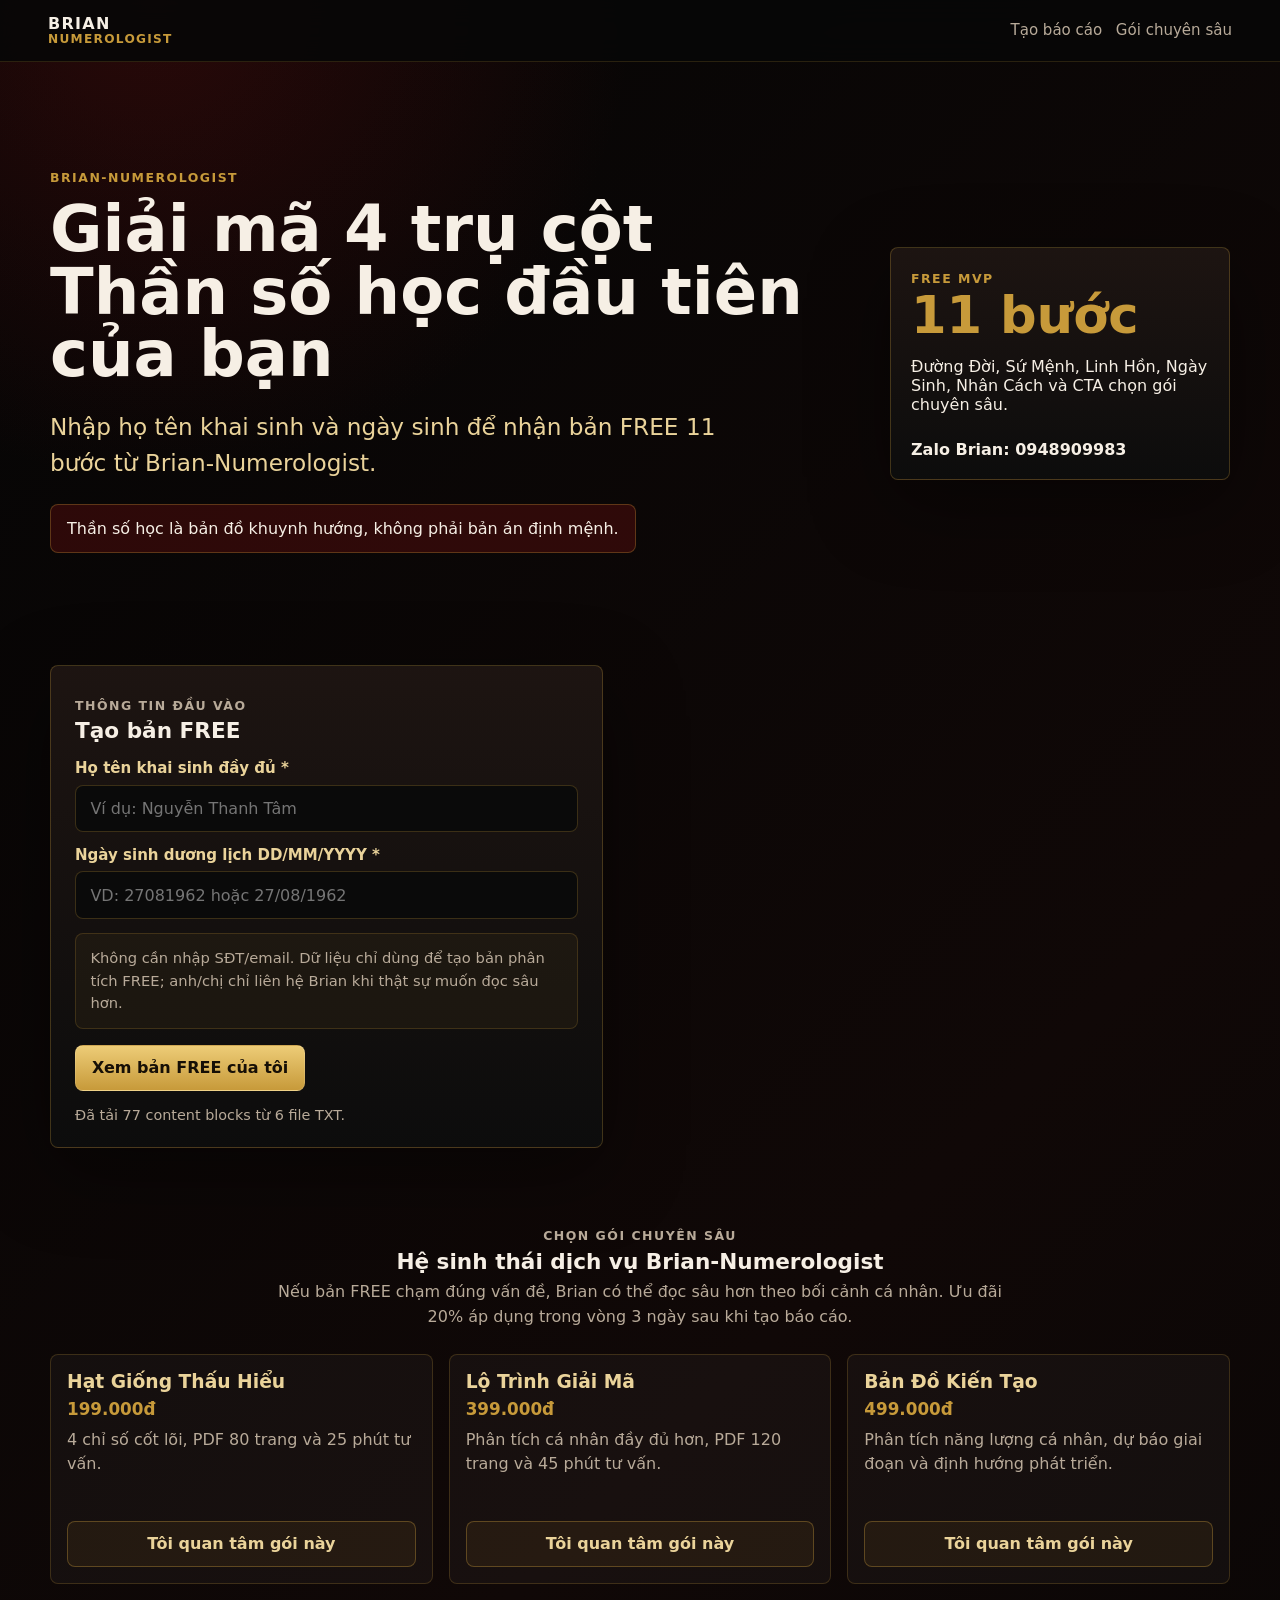
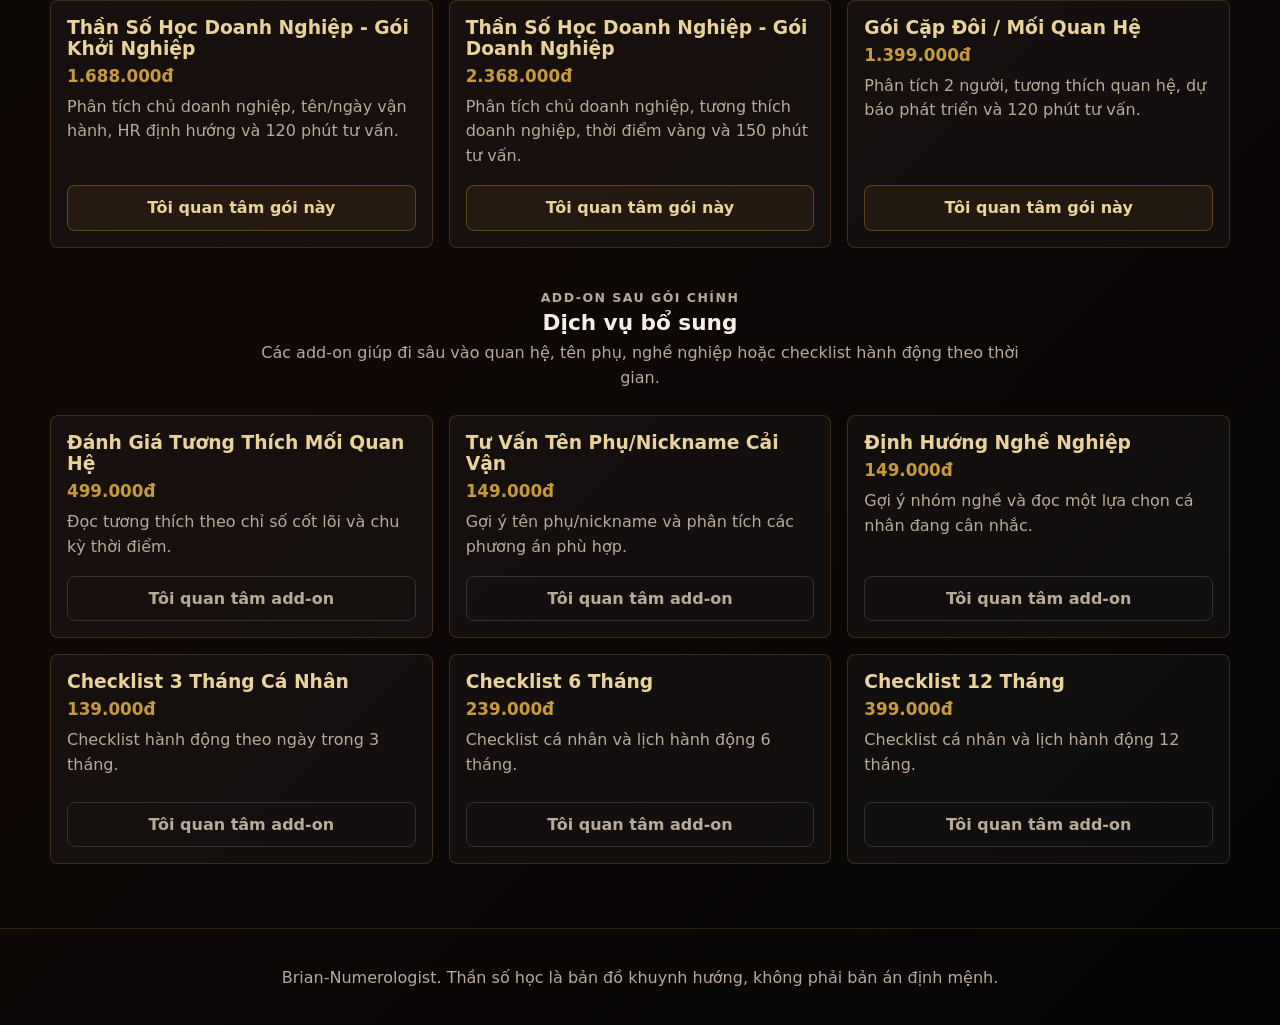
<file: index.html>
<!doctype html>
<html lang="vi">
  <head>
    <meta charset="utf-8">
    <meta name="viewport" content="width=device-width, initial-scale=1">
    <title>Brian-Numerologist | FREE 11 bước</title>
    <link rel="icon" href="data:,">
    <meta
      name="description"
      content="Nhập họ tên khai sinh và ngày sinh để nhận bản FREE 11 bước từ Brian-Numerologist."
    >
    <link rel="stylesheet" href="styles.css">
    <link rel="stylesheet" href="pdf-print.css">
  </head>
  <body>
    <header class="site-header no-print">
      <a class="brand-mark" href="index.html" aria-label="Brian-Numerologist">
        <span>BRIAN</span><span>NUMEROLOGIST</span>
      </a>
      <nav aria-label="Điều hướng chính">
        <a href="#report-form">Tạo báo cáo</a>
        <a href="#packages">Gói chuyên sâu</a>
      </nav>
    </header>

    <main>
      <section class="hero">
        <div class="hero-copy">
          <p class="eyebrow">Brian-Numerologist</p>
          <h1>Giải mã 4 trụ cột Thần số học đầu tiên của bạn</h1>
          <p class="hero-subtitle">
            Nhập họ tên khai sinh và ngày sinh để nhận bản FREE 11 bước từ Brian-Numerologist.
          </p>
          <p class="disclaimer">
            Thần số học là bản đồ khuynh hướng, không phải bản án định mệnh.
          </p>
        </div>
        <div class="hero-panel no-print" aria-label="Thông tin bản FREE">
          <span class="panel-kicker">FREE MVP</span>
          <strong>11 bước</strong>
          <p>Đường Đời, Sứ Mệnh, Linh Hồn, Ngày Sinh, Nhân Cách và CTA chọn gói chuyên sâu.</p>
          <a class="zalo-link" href="https://zalo.me/0948909983" target="_blank" rel="noopener" data-brian-contact="hero">Zalo Brian: 0948909983</a>
        </div>
      </section>

      <section class="workspace-grid" aria-label="Khu vực nhập liệu và kết quả nhanh">
        <article class="form-card no-print" id="report-form">
          <div class="section-heading">
            <p class="eyebrow">Thông tin đầu vào</p>
            <h2>Tạo bản FREE</h2>
          </div>

          <form id="leadForm" novalidate>
            <div class="field">
              <label for="fullName">Họ tên khai sinh đầy đủ <span aria-hidden="true">*</span></label>
              <input id="fullName" name="full_name_original" type="text" autocomplete="name" placeholder="Ví dụ: Nguyễn Thanh Tâm">
            </div>

            <div class="field">
              <label for="birthDate">Ngày sinh dương lịch DD/MM/YYYY <span aria-hidden="true">*</span></label>
              <input id="birthDate" name="birth_date" type="tel" inputmode="numeric" autocomplete="bday" placeholder="VD: 27081962 hoặc 27/08/1962" maxlength="10">
            </div>

            <input id="leadSource" name="source" type="hidden" value="website">

            <p class="trust-copy">
              Không cần nhập SĐT/email. Dữ liệu chỉ dùng để tạo bản phân tích FREE; anh/chị chỉ liên hệ Brian khi thật sự muốn đọc sâu hơn.
            </p>

            <div id="formErrors" class="form-errors" role="alert" hidden></div>

            <div class="button-row">
              <button class="primary-button" type="submit">Xem bản FREE của tôi</button>
            </div>
          </form>

          <div class="utility-row">
            <span id="libraryStatus" class="status-text">Đang tải thư viện nội dung...</span>
          </div>
        </article>

        <aside class="summary-card" id="calculationSummary" hidden>
          <div class="section-heading">
            <p class="eyebrow">Calculation summary</p>
            <h2>Kết quả tính nhanh</h2>
          </div>
          <div id="summaryContent" class="summary-grid"></div>
        </aside>

      </section>

      <section class="report-panel" id="reportPanel" hidden>
        <div id="print-cover" class="print-only print-cover" aria-hidden="true"></div>
        <div id="print-toc" class="print-only print-toc" aria-hidden="true"></div>
        <div id="print-core-summary" class="print-only print-core-summary" aria-hidden="true"></div>
        <div class="print-only print-footer" aria-hidden="true">BRIAN-NUMEROLOGIST | Zalo: 0948909983</div>

        <div class="print-brand">
          <strong>BRIAN-NUMEROLOGIST</strong>
          <span>Zalo Brian: 0948909983</span>
        </div>

        <div class="report-toolbar no-print">
          <div>
            <p class="eyebrow">Bản FREE 11 bước</p>
            <h2>Báo cáo của bạn</h2>
          </div>
          <div class="button-row compact">
            <button class="secondary-button" type="button" id="openAllButton">Mở tất cả</button>
            <button class="secondary-button" type="button" id="closeAllButton">Đóng tất cả</button>
            <button class="primary-button" type="button" id="downloadTxtButton">Tải báo cáo TXT</button>
            <button class="primary-button muted desktop-print-action" type="button" id="printPdfButton">In/Lưu PDF</button>
          </div>
        </div>

        <div id="mobileReportActions" class="mobile-report-actions no-print" hidden>
          <div>
            <p class="eyebrow">Đọc báo cáo trên điện thoại</p>
            <h3>Xem trực tiếp trên web là cách ổn định nhất</h3>
            <p>
              Trên điện thoại, một số trình duyệt như Safari có thể không hỗ trợ lưu PDF ổn định.
              Anh/chị có thể đọc báo cáo trực tiếp trên web hoặc nhắn Brian để được hỗ trợ nhận bản PDF/chuyên sâu.
            </p>
          </div>
          <div class="button-row compact">
            <button class="primary-button" type="button" id="viewReportWebButton">Xem báo cáo trên web</button>
            <a class="secondary-button inline-link" href="https://zalo.me/0948909983" target="_blank" rel="noopener" data-brian-contact="mobile_pdf">Muốn nhận bản PDF đẹp? Nhắn Brian</a>
            <button class="ghost-button mobile-try-print" type="button" id="mobileTryPrintButton">Thử in PDF</button>
          </div>
        </div>

        <div id="conversionCta" class="conversion-cta no-print" hidden>
          <div>
            <p class="eyebrow">Bước tiếp theo</p>
            <h3>Bản FREE mới chỉ mở cánh cửa đầu tiên</h3>
            <p>
              Để đọc sâu hơn về mâu thuẫn nội tại, bài học lặp lại, định hướng nghề nghiệp,
              chu kỳ cá nhân và chiến lược hành động, anh/chị có thể chọn gói chuyên sâu
              hoặc nhắn Brian để được tư vấn gói phù hợp.
            </p>
          </div>
          <div id="recommendationBox" class="recommendation-box"></div>
          <div class="button-row compact">
            <a class="primary-button inline-link" href="#packages">Xem gói chuyên sâu</a>
            <a class="secondary-button inline-link" href="https://zalo.me/0948909983" target="_blank" rel="noopener" data-brian-contact="report_cta">Nhắn Brian qua Zalo</a>
            <a class="ghost-button inline-link" href="https://zalo.me/0948909983" target="_blank" rel="noopener" data-brian-contact="package_suggestion">Tôi muốn được gợi ý gói phù hợp</a>
          </div>
        </div>

        <div id="reportIntro" class="report-intro"></div>
        <div id="reportAccordion" class="accordion"></div>
        <div id="print-final-cta" class="print-only print-final-cta" aria-hidden="true"></div>
      </section>

      <section class="packages no-print" id="packages">
        <div class="section-heading centered">
          <p class="eyebrow">Chọn gói chuyên sâu</p>
          <h2>Hệ sinh thái dịch vụ Brian-Numerologist</h2>
          <p>
            Nếu bản FREE chạm đúng vấn đề, Brian có thể đọc sâu hơn theo bối cảnh cá nhân.
            Ưu đãi 20% áp dụng trong vòng 3 ngày sau khi tạo báo cáo.
          </p>
        </div>

        <div id="packagesGrid" class="packages-grid"></div>

        <div class="section-heading centered addons-heading">
          <p class="eyebrow">Add-on sau gói chính</p>
          <h2>Dịch vụ bổ sung</h2>
          <p>Các add-on giúp đi sâu vào quan hệ, tên phụ, nghề nghiệp hoặc checklist hành động theo thời gian.</p>
        </div>

        <div id="addonsGrid" class="addons-grid"></div>

        <div id="packageInterestBox" class="interest-box" hidden>
          <strong>Bạn đã chọn: <span id="selectedPackageName"></span> <span id="selectedPackagePrice" class="selected-price"></span></strong>
          <p>Brian đã ghi nhận gói anh/chị quan tâm. Khi sẵn sàng, anh/chị có thể chủ động nhắn Brian để được tư vấn.</p>
          <a class="primary-button inline-link" href="https://zalo.me/0948909983" target="_blank" rel="noopener" data-brian-contact="package_interest">Nhắn Zalo cho Brian: 0948909983</a>
        </div>
      </section>
    </main>

    <footer class="site-footer no-print">
      <p>Brian-Numerologist. Thần số học là bản đồ khuynh hướng, không phải bản án định mệnh.</p>
    </footer>

    <div id="toast-container" class="toast-container no-print" aria-live="polite" aria-atomic="true"></div>

    <script src="app.js" defer></script>
  </body>
</html>
</file>
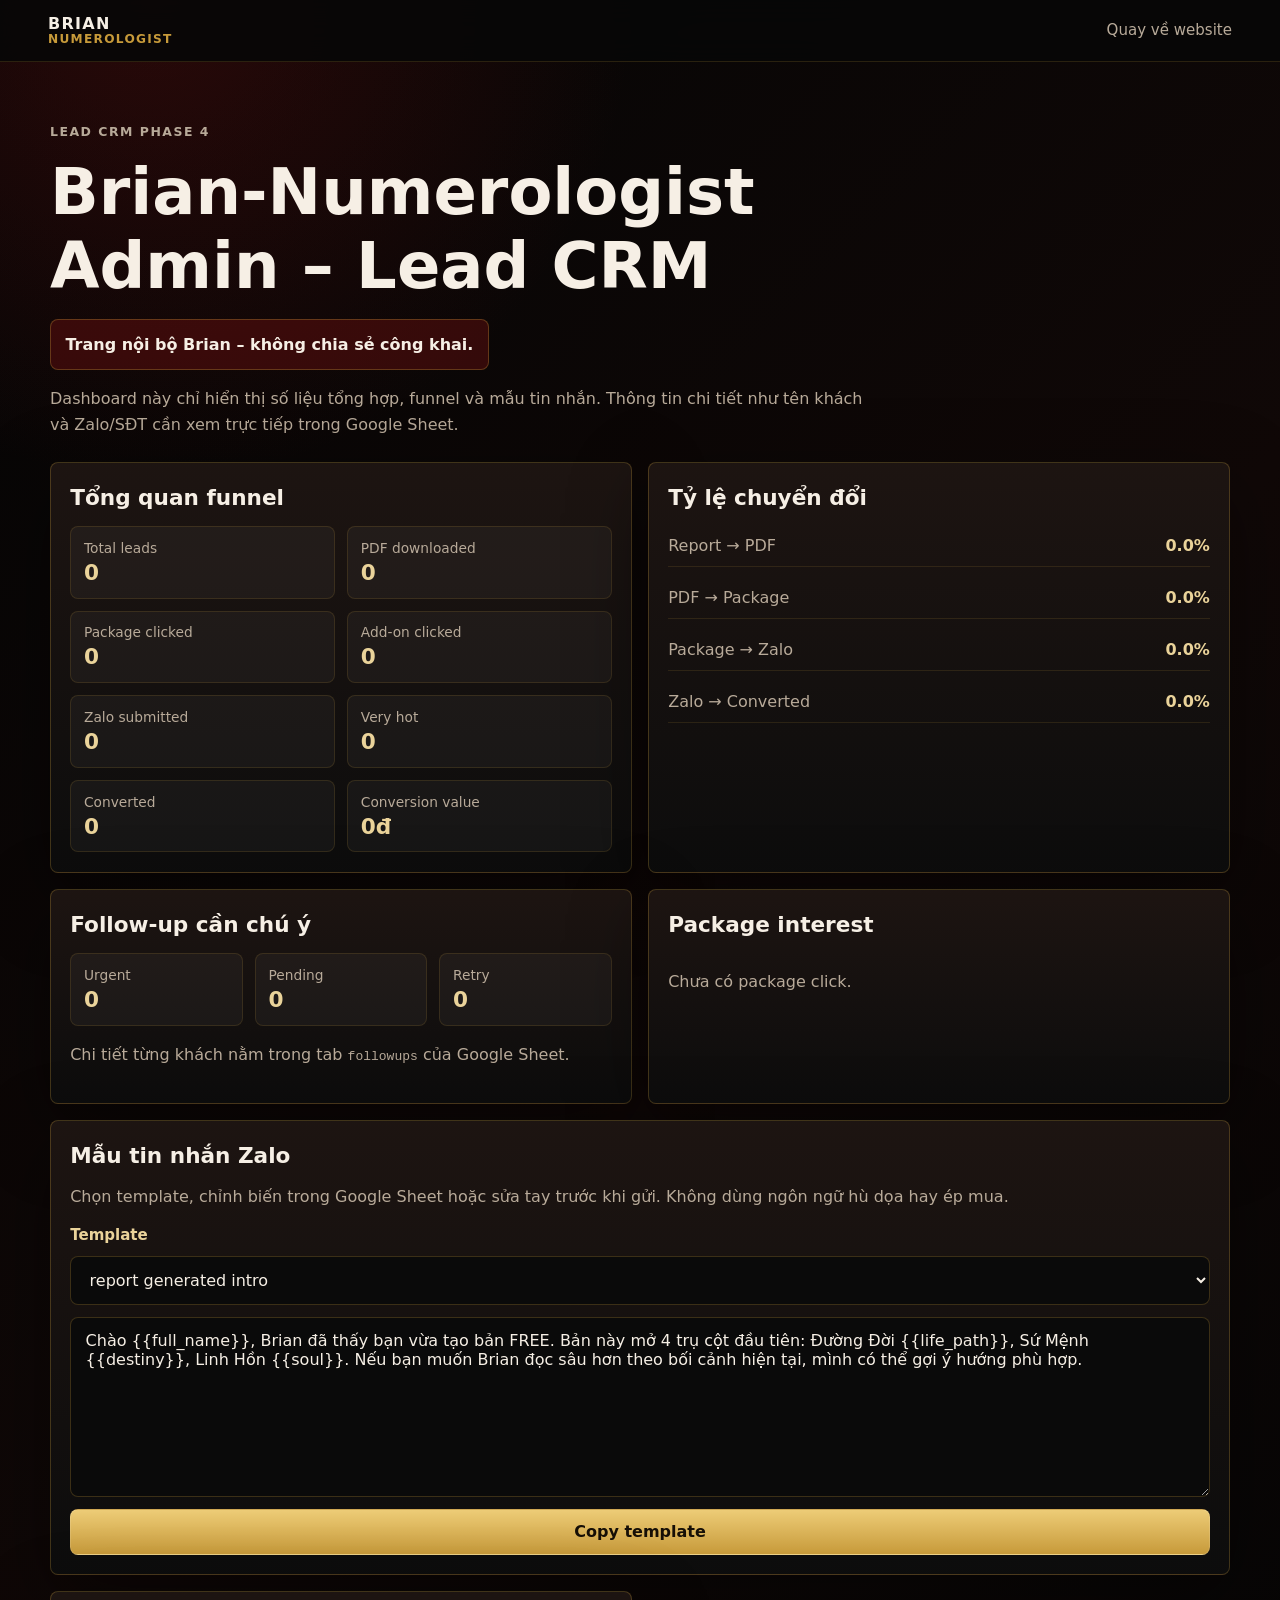
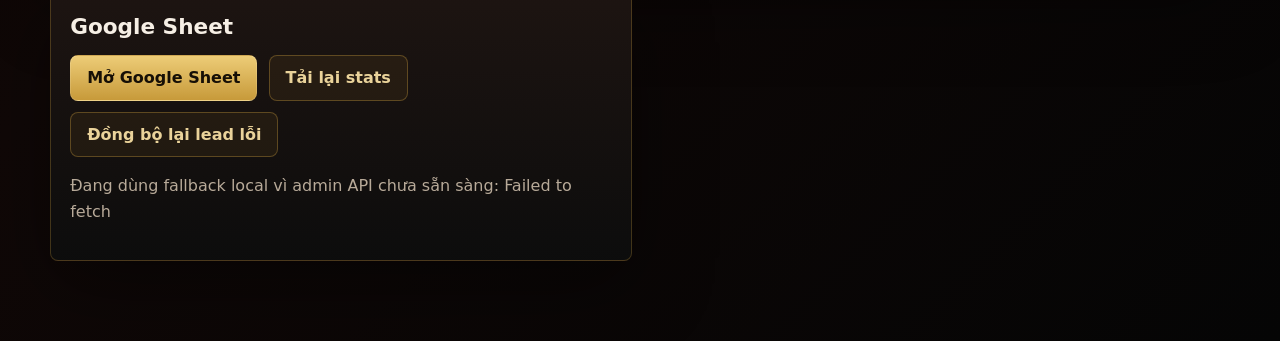
<file: admin.html>
<!doctype html>
<html lang="vi">
  <head>
    <meta charset="utf-8">
    <meta name="viewport" content="width=device-width, initial-scale=1">
    <title>Brian-Numerologist Admin – Lead CRM Phase 4</title>
    <link rel="icon" href="data:,">
    <link rel="stylesheet" href="styles.css">
  </head>
  <body>
    <header class="site-header">
      <a class="brand-mark" href="index.html">
        <span>BRIAN</span><span>NUMEROLOGIST</span>
      </a>
      <nav aria-label="Điều hướng admin">
        <a href="index.html">Quay về website</a>
      </nav>
    </header>

    <main class="admin-shell">
      <section class="admin-hero">
        <p class="eyebrow">Lead CRM Phase 4</p>
        <h1>Brian-Numerologist Admin – Lead CRM</h1>
        <p class="admin-warning">Trang nội bộ Brian – không chia sẻ công khai.</p>
        <p>
          Dashboard này chỉ hiển thị số liệu tổng hợp, funnel và mẫu tin nhắn.
          Thông tin chi tiết như tên khách và Zalo/SĐT cần xem trực tiếp trong Google Sheet.
        </p>
      </section>

      <section class="admin-grid crm-admin-grid">
        <article class="admin-card">
          <h2>Tổng quan funnel</h2>
          <div class="admin-metric-grid">
            <div><span>Total leads</span><strong id="statTotalLeads">0</strong></div>
            <div><span>PDF downloaded</span><strong id="statPdfDownloaded">0</strong></div>
            <div><span>Package clicked</span><strong id="statPackageClicked">0</strong></div>
            <div><span>Add-on clicked</span><strong id="statAddonClicked">0</strong></div>
            <div><span>Zalo submitted</span><strong id="statZaloSubmitted">0</strong></div>
            <div><span>Very hot</span><strong id="statVeryHot">0</strong></div>
            <div><span>Converted</span><strong id="statConverted">0</strong></div>
            <div><span>Conversion value</span><strong id="statConversionValue">0đ</strong></div>
          </div>
        </article>

        <article class="admin-card">
          <h2>Tỷ lệ chuyển đổi</h2>
          <div class="sync-status-list">
            <div class="sync-status-row"><span>Report → PDF</span><strong id="rateReportPdf">0%</strong></div>
            <div class="sync-status-row"><span>PDF → Package</span><strong id="ratePdfPackage">0%</strong></div>
            <div class="sync-status-row"><span>Package → Zalo</span><strong id="ratePackageZalo">0%</strong></div>
            <div class="sync-status-row"><span>Zalo → Converted</span><strong id="rateZaloConverted">0%</strong></div>
          </div>
        </article>

        <article class="admin-card">
          <h2>Follow-up cần chú ý</h2>
          <div class="admin-metric-grid compact-metrics">
            <div><span>Urgent</span><strong id="followUrgent">0</strong></div>
            <div><span>Pending</span><strong id="followPending">0</strong></div>
            <div><span>Retry</span><strong id="followRetry">0</strong></div>
          </div>
          <p>Chi tiết từng khách nằm trong tab <code>followups</code> của Google Sheet.</p>
        </article>

        <article class="admin-card">
          <h2>Package interest</h2>
          <div id="packageInterestStats" class="package-stats-list">
            <p>Đang tải thống kê...</p>
          </div>
        </article>

        <article class="admin-card wide-admin-card">
          <h2>Mẫu tin nhắn Zalo</h2>
          <p>Chọn template, chỉnh biến trong Google Sheet hoặc sửa tay trước khi gửi. Không dùng ngôn ngữ hù dọa hay ép mua.</p>
          <div class="template-tools">
            <label for="templateSelect">Template</label>
            <select id="templateSelect"></select>
            <textarea id="templateText" rows="8" readonly></textarea>
            <button class="primary-button" type="button" id="copyTemplateButton">Copy template</button>
          </div>
        </article>

        <article class="admin-card">
          <h2>Google Sheet</h2>
          <div class="admin-actions">
            <button class="primary-button" type="button" id="openSheetButton">Mở Google Sheet</button>
            <button class="secondary-button" type="button" id="refreshStatsButton">Tải lại stats</button>
            <button class="secondary-button" type="button" id="retrySyncButton">Đồng bộ lại lead lỗi</button>
          </div>
          <p id="adminMessage" class="admin-message" role="status"></p>
        </article>
      </section>
    </main>

    <div id="toast-container" class="toast-container" aria-live="polite" aria-atomic="true"></div>

    <script src="app.js"></script>
    <script>
      document.addEventListener("DOMContentLoaded", function () {
        var api = window.BrianNumerologist;
        var config = api.getGoogleSheetConfig();
        var message = document.getElementById("adminMessage");
        var templates = [];

        function setText(id, value) {
          var element = document.getElementById(id);
          if (element) element.textContent = value;
        }

        function formatPercent(value) {
          var number = Number(value || 0) * 100;
          return number.toFixed(number >= 10 ? 0 : 1) + "%";
        }

        function formatVnd(value) {
          var number = Number(value || 0);
          return number.toLocaleString("vi-VN") + "đ";
        }

        function renderStats(stats) {
          var totals = stats.totals || {};
          var rates = stats.funnel_rates || {};
          var followups = stats.followups || {};
          setText("statTotalLeads", totals.total_leads || 0);
          setText("statPdfDownloaded", totals.pdf_downloaded || 0);
          setText("statPackageClicked", totals.package_clicked || 0);
          setText("statAddonClicked", totals.addon_clicked || 0);
          setText("statZaloSubmitted", totals.zalo_submitted || 0);
          setText("statVeryHot", totals.very_hot_leads || 0);
          setText("statConverted", totals.converted || 0);
          setText("statConversionValue", formatVnd(totals.total_conversion_value || 0));
          setText("rateReportPdf", formatPercent(rates.report_to_pdf));
          setText("ratePdfPackage", formatPercent(rates.pdf_to_package));
          setText("ratePackageZalo", formatPercent(rates.package_to_zalo));
          setText("rateZaloConverted", formatPercent(rates.zalo_to_converted));
          setText("followUrgent", followups.urgent || 0);
          setText("followPending", followups.pending || 0);
          setText("followRetry", followups.retry || 0);

          var packageBox = document.getElementById("packageInterestStats");
          var packageRows = stats.package_interest || [];
          packageBox.innerHTML = packageRows.length
            ? packageRows.map(function (item) {
                return "<div><span>" + api.escapeHtml(String(item.name || "")) + "</span><strong>" + Number(item.count || 0) + "</strong></div>";
              }).join("")
            : "<p>Chưa có package click.</p>";

          if (stats.warning) {
            message.textContent = "Đang dùng fallback local vì admin API chưa sẵn sàng: " + stats.warning;
          } else {
            message.textContent = "Stats đã tải từ " + (stats.source || "Google Sheet") + ".";
          }
        }

        function renderTemplates(payload) {
          templates = payload.templates || [];
          var select = document.getElementById("templateSelect");
          select.innerHTML = templates.map(function (template) {
            return "<option value=\"" + api.escapeHtml(template.template_key) + "\">" + api.escapeHtml(template.template_name || template.template_key) + "</option>";
          }).join("");
          updateTemplateText();
        }

        function updateTemplateText() {
          var key = document.getElementById("templateSelect").value;
          var template = templates.find(function (item) { return item.template_key === key; }) || templates[0];
          document.getElementById("templateText").value = template ? template.message_text : "";
        }

        function refreshStats() {
          message.textContent = "Đang tải stats...";
          api.fetchAdminStats().then(renderStats);
          api.fetchMessageTemplates().then(renderTemplates);
        }

        document.getElementById("templateSelect").addEventListener("change", updateTemplateText);
        document.getElementById("copyTemplateButton").addEventListener("click", function () {
          var text = document.getElementById("templateText").value;
          navigator.clipboard.writeText(text).then(function () {
            api.showToast("Đã copy template.", "success");
          }).catch(function () {
            document.getElementById("templateText").select();
            document.execCommand("copy");
            api.showToast("Đã copy template.", "success");
          });
        });

        document.getElementById("openSheetButton").addEventListener("click", function () {
          if (!config.google_sheet_url) {
            message.textContent = "Chưa cấu hình Google Sheet URL trong app.js.";
            api.showToast("Chưa cấu hình Google Sheet URL.", "warning");
            return;
          }
          window.open(config.google_sheet_url, "_blank", "noopener");
        });

        document.getElementById("refreshStatsButton").addEventListener("click", refreshStats);
        document.getElementById("retrySyncButton").addEventListener("click", function () {
          api.retryPendingLeads().then(function (result) {
            refreshStats();
            message.textContent = "Retry xong: đồng bộ " + result.synced + ", còn lại " + result.remaining + ".";
          });
        });

        refreshStats();
      });
    </script>
  </body>
</html>
</file>
<file: styles.css>
:root {
  --bg: #070707;
  --bg-soft: #111111;
  --panel: #15110f;
  --panel-strong: #1e1512;
  --red: #8f1414;
  --red-deep: #4d0909;
  --gold: #c79a3a;
  --gold-soft: #ead39a;
  --text: #f6efe5;
  --muted: #b8aa99;
  --line: rgba(199, 154, 58, 0.28);
  --danger: #ffb0a8;
  --success: #bce7be;
  --shadow: 0 24px 80px rgba(0, 0, 0, 0.42);
  color-scheme: dark;
  font-family: Inter, ui-sans-serif, system-ui, -apple-system, BlinkMacSystemFont, "Segoe UI", sans-serif;
}

* {
  box-sizing: border-box;
}

html {
  scroll-behavior: smooth;
}

body {
  margin: 0;
  background:
    radial-gradient(circle at 12% 0%, rgba(143, 20, 20, 0.26), transparent 30rem),
    linear-gradient(135deg, #050505 0%, #100807 54%, #050505 100%);
  color: var(--text);
  min-height: 100vh;
}

a {
  color: var(--gold-soft);
}

button,
input,
select,
textarea {
  font: inherit;
}

.site-header {
  position: sticky;
  top: 0;
  z-index: 20;
  display: flex;
  align-items: center;
  justify-content: space-between;
  gap: 1rem;
  padding: 1rem clamp(1rem, 4vw, 3rem);
  background: rgba(7, 7, 7, 0.9);
  border-bottom: 1px solid rgba(199, 154, 58, 0.18);
  backdrop-filter: blur(14px);
}

.brand-mark {
  display: inline-flex;
  flex-direction: column;
  gap: 0.05rem;
  color: var(--text);
  text-decoration: none;
  font-weight: 800;
  letter-spacing: 0.08em;
  line-height: 1;
}

.brand-mark span:last-child {
  color: var(--gold);
  font-size: 0.76rem;
}

nav {
  display: flex;
  flex-wrap: wrap;
  justify-content: flex-end;
  gap: 0.85rem;
}

nav a {
  color: var(--muted);
  text-decoration: none;
  font-size: 0.94rem;
}

nav a:hover {
  color: var(--gold-soft);
}

main {
  width: min(1180px, calc(100% - 2rem));
  margin: 0 auto;
}

.hero {
  display: grid;
  grid-template-columns: minmax(0, 1fr) 340px;
  gap: clamp(1rem, 4vw, 3rem);
  align-items: center;
  min-height: 560px;
  padding: clamp(3rem, 8vw, 6rem) 0;
}

.hero h1 {
  max-width: 820px;
  margin: 0;
  font-size: clamp(2.45rem, 5vw, 5.5rem);
  line-height: 0.98;
  letter-spacing: 0;
}

.hero-subtitle {
  max-width: 680px;
  color: var(--gold-soft);
  font-size: clamp(1.1rem, 2vw, 1.45rem);
  line-height: 1.55;
}

.disclaimer {
  width: fit-content;
  max-width: 720px;
  margin-top: 1.25rem;
  padding: 0.85rem 1rem;
  color: var(--text);
  background: rgba(143, 20, 20, 0.28);
  border: 1px solid rgba(199, 154, 58, 0.32);
  border-radius: 8px;
}

.hero-panel,
.form-card,
.summary-card,
.test-card,
.report-panel,
.admin-card,
.interest-box {
  background: linear-gradient(180deg, rgba(30, 21, 18, 0.96), rgba(13, 13, 13, 0.96));
  border: 1px solid var(--line);
  border-radius: 8px;
  box-shadow: var(--shadow);
}

.hero-panel {
  padding: 1.25rem;
}

.hero-panel strong {
  display: block;
  margin: 0.2rem 0;
  color: var(--gold);
  font-size: 3.2rem;
  line-height: 1;
}

.panel-kicker,
.eyebrow {
  color: var(--gold);
  font-size: 0.78rem;
  font-weight: 800;
  letter-spacing: 0.12em;
  text-transform: uppercase;
}

.zalo-link {
  display: inline-flex;
  margin-top: 0.6rem;
  color: var(--text);
  font-weight: 700;
  text-decoration: none;
}

.workspace-grid {
  display: grid;
  grid-template-columns: minmax(320px, 0.95fr) minmax(320px, 1.05fr);
  gap: 1rem;
  align-items: start;
  padding-bottom: 2rem;
}

.form-card,
.summary-card,
.test-card {
  padding: clamp(1rem, 2vw, 1.5rem);
}

.test-card {
  grid-column: 2;
}

.section-heading {
  margin-bottom: 1rem;
}

.section-heading h2,
.report-toolbar h2,
.admin-card h2 {
  margin: 0.2rem 0 0;
  color: var(--text);
  font-size: 1.35rem;
}

.section-heading p {
  margin: 0.4rem 0 0;
  color: var(--muted);
  line-height: 1.55;
}

.centered {
  text-align: center;
  max-width: 760px;
  margin: 0 auto 1.5rem;
}

.field {
  display: grid;
  gap: 0.45rem;
  margin-bottom: 0.9rem;
}

label {
  color: var(--gold-soft);
  font-size: 0.94rem;
  font-weight: 700;
}

input,
select,
textarea {
  width: 100%;
  color: var(--text);
  background: #0a0a0a;
  border: 1px solid rgba(199, 154, 58, 0.26);
  border-radius: 8px;
  padding: 0.82rem 0.9rem;
  outline: none;
}

textarea {
  resize: vertical;
}

input:focus,
select:focus,
textarea:focus {
  border-color: var(--gold);
  box-shadow: 0 0 0 3px rgba(199, 154, 58, 0.14);
}

.checkbox-row {
  display: flex;
  gap: 0.7rem;
  align-items: flex-start;
  color: var(--muted);
  font-weight: 500;
  line-height: 1.45;
}

.checkbox-row input {
  width: auto;
  margin-top: 0.18rem;
}

.trust-copy {
  margin: 0.35rem 0 0;
  padding: 0.8rem 0.9rem;
  color: var(--muted);
  background: rgba(199, 154, 58, 0.06);
  border: 1px solid rgba(199, 154, 58, 0.2);
  border-radius: 8px;
  font-size: 0.92rem;
  line-height: 1.55;
}

.form-errors {
  margin: 1rem 0;
  padding: 0.85rem 1rem;
  color: var(--danger);
  background: rgba(143, 20, 20, 0.2);
  border: 1px solid rgba(255, 176, 168, 0.3);
  border-radius: 8px;
}

.form-errors ul {
  margin: 0;
  padding-left: 1.2rem;
}

.button-row,
.utility-row {
  display: flex;
  flex-wrap: wrap;
  gap: 0.7rem;
  align-items: center;
  margin-top: 1rem;
}

.compact {
  justify-content: flex-end;
}

.primary-button,
.secondary-button,
.ghost-button {
  display: inline-flex;
  justify-content: center;
  align-items: center;
  min-height: 2.85rem;
  border: 1px solid transparent;
  border-radius: 8px;
  padding: 0.75rem 1rem;
  font-weight: 800;
  cursor: pointer;
  text-decoration: none;
  transition: transform 160ms ease, border-color 160ms ease, background 160ms ease;
}

.primary-button {
  color: #160f06;
  background: linear-gradient(180deg, #edcc77, var(--gold));
  border-color: rgba(255, 255, 255, 0.12);
}

.primary-button.muted {
  color: var(--text);
  background: linear-gradient(180deg, #a51a1a, var(--red-deep));
  border-color: rgba(199, 154, 58, 0.32);
}

.secondary-button {
  color: var(--gold-soft);
  background: rgba(199, 154, 58, 0.08);
  border-color: rgba(199, 154, 58, 0.36);
}

.ghost-button {
  color: var(--muted);
  background: transparent;
  border-color: rgba(255, 255, 255, 0.14);
}

.primary-button:hover,
.secondary-button:hover,
.ghost-button:hover {
  transform: translateY(-1px);
  border-color: var(--gold);
}

.status-text {
  color: var(--muted);
  font-size: 0.9rem;
}

.status-warning {
  display: inline-block;
  padding: 0.65rem 0.8rem;
  color: var(--danger);
  background: rgba(143, 20, 20, 0.18);
  border: 1px solid rgba(255, 176, 168, 0.46);
  border-radius: 8px;
  font-weight: 800;
  line-height: 1.45;
}

.summary-grid {
  display: grid;
  grid-template-columns: repeat(2, minmax(0, 1fr));
  gap: 0.75rem;
}

.summary-item {
  min-width: 0;
  padding: 0.9rem;
  background: rgba(255, 255, 255, 0.035);
  border: 1px solid rgba(199, 154, 58, 0.18);
  border-radius: 8px;
}

.summary-item span {
  display: block;
  color: var(--muted);
  font-size: 0.82rem;
}

.summary-item strong {
  display: block;
  margin-top: 0.25rem;
  color: var(--gold-soft);
  overflow-wrap: anywhere;
}

.summary-item.wide {
  grid-column: 1 / -1;
}

.test-pass,
.test-fail {
  padding: 0.9rem;
  border-radius: 8px;
  line-height: 1.5;
}

.test-pass {
  color: var(--success);
  background: rgba(92, 160, 95, 0.12);
  border: 1px solid rgba(188, 231, 190, 0.28);
}

.test-fail {
  color: var(--danger);
  background: rgba(143, 20, 20, 0.18);
  border: 1px solid rgba(255, 176, 168, 0.32);
}

.report-panel {
  margin: 2rem 0;
  padding: clamp(1rem, 2vw, 1.5rem);
  position: relative;
  overflow: hidden;
}

.report-panel::before {
  content: "";
  position: absolute;
  inset: 0 0 auto;
  height: 4px;
  background: linear-gradient(90deg, var(--red-deep), var(--gold), var(--red));
  pointer-events: none;
}

.print-brand {
  display: flex;
  justify-content: space-between;
  gap: 1rem;
  color: var(--gold-soft);
  border-bottom: 1px solid var(--line);
  padding-bottom: 0.8rem;
  margin-bottom: 1rem;
}

.report-toolbar {
  display: flex;
  justify-content: space-between;
  gap: 1rem;
  align-items: flex-end;
  margin-bottom: 1rem;
}

.mobile-report-actions {
  display: grid;
  gap: 0.9rem;
  margin-bottom: 1rem;
  padding: 1rem;
  background: rgba(199, 154, 58, 0.07);
  border: 1px solid rgba(199, 154, 58, 0.28);
  border-radius: 8px;
}

.mobile-report-actions[hidden] {
  display: none !important;
}

.mobile-report-actions h3 {
  margin: 0.2rem 0 0.5rem;
  color: var(--gold);
}

.mobile-report-actions p {
  margin: 0;
  color: var(--muted);
  line-height: 1.55;
}

.mobile-try-print {
  min-height: 2.4rem;
  font-size: 0.88rem;
}

.report-intro {
  color: var(--muted);
  line-height: 1.65;
  padding: 1rem;
  background: rgba(0, 0, 0, 0.22);
  border: 1px solid rgba(199, 154, 58, 0.16);
  border-radius: 8px;
  margin-bottom: 1rem;
}

.accordion {
  display: grid;
  gap: 0.75rem;
}

details {
  background: rgba(255, 255, 255, 0.035);
  border: 1px solid rgba(199, 154, 58, 0.2);
  border-radius: 8px;
  overflow: hidden;
  transition: border-color 160ms ease, background 160ms ease;
}

details[open] {
  background: rgba(255, 255, 255, 0.05);
  border-color: rgba(199, 154, 58, 0.36);
}

summary {
  display: flex;
  justify-content: space-between;
  gap: 1rem;
  padding: 1rem;
  color: var(--gold-soft);
  cursor: pointer;
  font-weight: 800;
}

summary::-webkit-details-marker {
  display: none;
}

summary::after {
  content: "+";
  color: var(--gold);
}

details[open] summary::after {
  content: "-";
}

.accordion-body {
  color: #f0e7da;
  line-height: 1.72;
  padding: 0 1rem 1rem;
  white-space: normal;
}

.accordion-body p {
  margin: 0.85rem 0;
}

.conversion-cta {
  display: grid;
  grid-template-columns: minmax(0, 1.2fr) minmax(260px, 0.8fr);
  gap: 1rem;
  align-items: center;
  margin: 1rem 0;
  padding: 1rem;
  background: rgba(143, 20, 20, 0.22);
  border: 1px solid rgba(199, 154, 58, 0.32);
  border-radius: 8px;
}

.conversion-cta h3 {
  margin: 0.2rem 0 0.5rem;
  color: var(--gold-soft);
  font-size: 1.25rem;
}

.conversion-cta p {
  margin: 0;
  color: var(--muted);
  line-height: 1.55;
}

.recommendation-box {
  display: grid;
  gap: 0.35rem;
  padding: 0.85rem;
  background: rgba(255, 255, 255, 0.04);
  border: 1px solid rgba(199, 154, 58, 0.24);
  border-radius: 8px;
}

.recommendation-box strong {
  color: var(--text);
}

.recommendation-box span {
  color: var(--muted);
  line-height: 1.45;
}

.packages {
  padding: 2.5rem 0 4rem;
}

.packages-grid,
.addons-grid {
  display: grid;
  grid-template-columns: repeat(3, minmax(0, 1fr));
  gap: 1rem;
}

.addons-heading {
  margin-top: 2.5rem;
}

.package-card,
.addon-card {
  display: flex;
  min-height: 230px;
  flex-direction: column;
  justify-content: space-between;
  gap: 1rem;
  padding: 1rem;
  background: rgba(255, 255, 255, 0.035);
  border: 1px solid rgba(199, 154, 58, 0.22);
  border-radius: 8px;
}

.addon-card {
  min-height: 210px;
}

.package-card h3,
.addon-card h3 {
  margin: 0;
  color: var(--gold-soft);
}

.package-price,
.selected-price {
  display: inline-flex;
  margin-top: 0.45rem;
  color: var(--gold);
  font-size: 1.05rem;
  font-weight: 900;
}

.package-card p,
.addon-card p {
  margin: 0.55rem 0 0;
  color: var(--muted);
  line-height: 1.55;
}

.interest-box {
  margin-top: 1rem;
  padding: 1rem;
  text-align: center;
}

.interest-box p {
  color: var(--muted);
}

.inline-link {
  width: fit-content;
  margin: 0 auto;
}

.toast-container {
  position: fixed;
  right: 1rem;
  bottom: 1rem;
  z-index: 50;
  display: grid;
  gap: 0.75rem;
  width: min(360px, calc(100vw - 2rem));
}

.toast {
  padding: 0.85rem 1rem;
  color: var(--text);
  background: rgba(17, 17, 17, 0.96);
  border: 1px solid rgba(199, 154, 58, 0.34);
  border-radius: 8px;
  box-shadow: var(--shadow);
  line-height: 1.45;
}

.toast.success {
  border-color: rgba(188, 231, 190, 0.44);
}

.toast.warning {
  border-color: rgba(234, 211, 154, 0.5);
}

.toast.error {
  border-color: rgba(255, 176, 168, 0.5);
}

.attention-field {
  border-color: var(--danger) !important;
  box-shadow: 0 0 0 3px rgba(255, 176, 168, 0.14) !important;
}

.sync-status-list {
  display: grid;
  gap: 0.7rem;
  margin: 1rem 0;
}

.sync-status-row {
  display: flex;
  justify-content: space-between;
  gap: 1rem;
  padding: 0.65rem 0;
  border-bottom: 1px solid rgba(199, 154, 58, 0.14);
}

.sync-status-row span {
  color: var(--muted);
}

.sync-status-row strong {
  color: var(--gold-soft);
  text-align: right;
}

.admin-actions {
  display: flex;
  flex-wrap: wrap;
  gap: 0.7rem;
  margin-top: 1rem;
}

.admin-message {
  margin-top: 1rem;
  color: var(--gold-soft);
  line-height: 1.5;
}

.site-footer {
  border-top: 1px solid rgba(199, 154, 58, 0.18);
  padding: 1.4rem clamp(1rem, 4vw, 3rem);
  color: var(--muted);
  text-align: center;
}

.admin-shell {
  padding: 3rem 0 5rem;
}

.admin-hero {
  max-width: 820px;
  margin-bottom: 1.5rem;
}

.admin-hero h1 {
  margin: 0;
  font-size: clamp(2rem, 5vw, 4rem);
}

.admin-hero p {
  color: var(--muted);
  line-height: 1.6;
}

.admin-grid {
  display: grid;
  grid-template-columns: repeat(2, minmax(0, 1fr));
  gap: 1rem;
}

.admin-card {
  padding: 1.2rem;
}

.admin-card p {
  color: var(--muted);
  line-height: 1.6;
}

.admin-warning {
  width: fit-content;
  padding: 0.75rem 0.9rem;
  color: var(--text) !important;
  background: rgba(143, 20, 20, 0.32);
  border: 1px solid rgba(199, 154, 58, 0.32);
  border-radius: 8px;
  font-weight: 800;
}

.crm-admin-grid .wide-admin-card {
  grid-column: 1 / -1;
}

.admin-metric-grid {
  display: grid;
  grid-template-columns: repeat(2, minmax(0, 1fr));
  gap: 0.75rem;
  margin-top: 1rem;
}

.admin-metric-grid div,
.package-stats-list div {
  display: grid;
  gap: 0.25rem;
  padding: 0.8rem;
  background: rgba(255, 255, 255, 0.04);
  border: 1px solid rgba(199, 154, 58, 0.16);
  border-radius: 8px;
}

.admin-metric-grid span,
.package-stats-list span {
  color: var(--muted);
  font-size: 0.86rem;
}

.admin-metric-grid strong,
.package-stats-list strong {
  color: var(--gold-soft);
  font-size: 1.35rem;
}

.compact-metrics {
  grid-template-columns: repeat(3, minmax(0, 1fr));
}

.package-stats-list {
  display: grid;
  gap: 0.65rem;
  margin-top: 1rem;
}

.package-stats-list div {
  grid-template-columns: minmax(0, 1fr) auto;
  align-items: center;
}

.template-tools {
  display: grid;
  gap: 0.75rem;
  margin-top: 1rem;
}

.template-tools textarea {
  min-height: 180px;
}

.phase-badge {
  display: inline-flex;
  color: var(--gold-soft);
  border: 1px solid var(--line);
  border-radius: 999px;
  padding: 0.3rem 0.65rem;
  font-size: 0.82rem;
  font-weight: 800;
}

@media (max-width: 920px) {
  .hero,
  .workspace-grid,
  .admin-grid,
  .conversion-cta {
    grid-template-columns: 1fr;
  }

  .crm-admin-grid .wide-admin-card {
    grid-column: auto;
  }

  .hero {
    min-height: auto;
  }

  .test-card {
    grid-column: auto;
  }

  .report-toolbar {
    align-items: flex-start;
    flex-direction: column;
  }

  .compact {
    justify-content: flex-start;
  }

  .packages-grid,
  .addons-grid {
    grid-template-columns: repeat(2, minmax(0, 1fr));
  }
}

@media (max-width: 640px) {
  .site-header {
    align-items: flex-start;
    flex-direction: column;
  }

  nav {
    justify-content: flex-start;
  }

  main {
    width: min(100% - 1rem, 1180px);
  }

  .summary-grid,
  .packages-grid,
  .addons-grid,
  .admin-metric-grid,
  .compact-metrics {
    grid-template-columns: 1fr;
  }

  .hero h1 {
    font-size: 2.35rem;
  }

  .print-brand {
    flex-direction: column;
  }

  .mobile-report-actions .button-row,
  .mobile-report-actions .primary-button,
  .mobile-report-actions .secondary-button,
  .mobile-report-actions .ghost-button {
    width: 100%;
  }
}

@media print {
  :root {
    color-scheme: light;
  }

  body {
    background: #ffffff;
    color: #111111;
  }

  .no-print,
  .site-header,
  .hero,
  .form-card,
  .test-card,
  .packages,
  .site-footer,
  .report-toolbar {
    display: none !important;
  }

  main {
    width: 100%;
    margin: 0;
  }

  .report-panel {
    display: block !important;
    margin: 0;
    padding: 0;
    color: #111111;
    background: #ffffff;
    border: 0;
    box-shadow: none;
  }

  .print-brand {
    color: #111111;
    border-bottom: 1px solid #111111;
  }

  .report-intro,
  details,
  .accordion-body {
    color: #111111;
    background: #ffffff;
    border-color: #cccccc;
  }

  details {
    display: block;
    page-break-inside: avoid;
  }

  details:not([open]) .accordion-body {
    display: block;
  }

  summary {
    color: #111111;
    border-bottom: 1px solid #dddddd;
  }

  summary::after {
    content: "";
  }
}

@media print {
  @page {
    size: A4;
    margin: 14mm 14mm 20mm;
  }

  :root {
    color-scheme: light !important;
  }

  html,
  body {
    width: auto !important;
    min-height: auto !important;
    background: #ffffff !important;
    color: #111111 !important;
    font-family: Georgia, "Times New Roman", serif !important;
    font-size: 11.5pt !important;
    line-height: 1.62 !important;
    -webkit-print-color-adjust: exact !important;
    print-color-adjust: exact !important;
  }

  body.is-printing-report .summary-card,
  body.is-printing-report .workspace-grid,
  body.is-printing-report .form-card,
  body.is-printing-report .test-card,
  body.is-printing-report .hero,
  body.is-printing-report .site-header,
  body.is-printing-report .site-footer,
  body.is-printing-report .packages,
  body.is-printing-report .report-toolbar,
  body.is-printing-report .report-intro,
  body.is-printing-report .print-brand,
  body.is-printing-report .no-print,
  body.is-printing-report .screen-only,
  body.is-printing-report .toast-container,
  body.is-printing-report .debug-panel,
  body.is-printing-report .admin-tools,
  body.is-printing-report .utility-row,
  body.is-printing-report button {
    display: none !important;
  }

  body.is-printing-report main {
    width: 100% !important;
    max-width: none !important;
    margin: 0 !important;
    padding: 0 !important;
  }

  body.is-printing-report #reportPanel.report-panel {
    display: block !important;
    overflow: visible !important;
    margin: 0 !important;
    padding: 0 !important;
    color: #111111 !important;
    background: #ffffff !important;
    border: 0 !important;
    border-radius: 0 !important;
    box-shadow: none !important;
  }

  body.is-printing-report #reportPanel.report-panel::before {
    display: none !important;
  }

  body.is-printing-report .print-only,
  body.is-printing-report #print-cover,
  body.is-printing-report #print-toc,
  body.is-printing-report #print-core-summary,
  body.is-printing-report #print-final-cta {
    display: block !important;
  }

  body.is-printing-report #print-cover.print-cover {
    min-height: 246mm !important;
    padding: 18mm 16mm !important;
    color: #fff7e6 !important;
    background:
      radial-gradient(circle at 20% 18%, rgba(143, 20, 20, 0.78), transparent 48mm),
      linear-gradient(145deg, #060606 0%, #150807 58%, #050505 100%) !important;
    border: 1.2mm solid #c79a3a !important;
    page-break-after: always !important;
    break-after: page !important;
  }

  body.is-printing-report .print-cover__inner {
    display: flex !important;
    min-height: 206mm !important;
    flex-direction: column !important;
    justify-content: space-between !important;
    gap: 16mm !important;
  }

  body.is-printing-report .print-cover__brand {
    color: #c79a3a !important;
    font: 900 18pt Inter, Arial, sans-serif !important;
    letter-spacing: 0.16em !important;
    text-transform: uppercase !important;
    text-shadow: 0 0.35mm 0 #4d0909 !important;
  }

  body.is-printing-report .print-cover__title {
    max-width: 150mm !important;
    margin: 18mm 0 8mm !important;
    color: #ffffff !important;
    font: 900 31pt Inter, Arial, sans-serif !important;
    line-height: 1.05 !important;
    text-transform: uppercase !important;
    -webkit-text-stroke: 0.18mm #4d0909 !important;
    text-shadow: 0 0.55mm 0 #4d0909 !important;
  }

  body.is-printing-report .print-cover__subtitle {
    max-width: 135mm !important;
    color: #ead39a !important;
    font: 600 13pt Inter, Arial, sans-serif !important;
    line-height: 1.45 !important;
  }

  body.is-printing-report .print-cover__client {
    display: grid !important;
    grid-template-columns: 1fr 1fr !important;
    gap: 5mm !important;
    margin-top: 12mm !important;
  }

  body.is-printing-report .print-cover__meta {
    padding: 5mm !important;
    border: 0.35mm solid rgba(199, 154, 58, 0.72) !important;
    background: rgba(255, 255, 255, 0.07) !important;
  }

  body.is-printing-report .print-cover__meta span,
  body.is-printing-report .print-core-label {
    display: block !important;
    color: #c79a3a !important;
    font: 800 8.5pt Inter, Arial, sans-serif !important;
    letter-spacing: 0.1em !important;
    text-transform: uppercase !important;
  }

  body.is-printing-report .print-cover__meta strong {
    display: block !important;
    margin-top: 2mm !important;
    color: #ffffff !important;
    font: 800 13pt Inter, Arial, sans-serif !important;
    -webkit-text-stroke: 0.08mm #4d0909 !important;
    text-shadow: 0 0.35mm 0 #4d0909 !important;
  }

  body.is-printing-report .print-cover__disclaimer {
    padding: 5mm !important;
    color: #fff8e9 !important;
    border-left: 1mm solid #c79a3a !important;
    background: rgba(143, 20, 20, 0.32) !important;
    font: 600 11pt Inter, Arial, sans-serif !important;
    line-height: 1.5 !important;
    text-shadow: 0 0.25mm 0 #4d0909 !important;
  }

  body.is-printing-report #print-cover.print-cover,
  body.is-printing-report #print-cover.print-cover * {
    text-shadow: none !important;
    -webkit-text-stroke: 0 !important;
  }

  body.is-printing-report #print-toc.print-toc {
    min-height: 246mm !important;
    padding: 8mm 0 !important;
    page-break-after: always !important;
    break-after: page !important;
  }

  body.is-printing-report #print-core-summary.print-core-summary {
    min-height: auto !important;
    padding: 4mm 0 !important;
    page-break-after: always !important;
    break-after: page !important;
  }

  body.is-printing-report .print-toc__title,
  body.is-printing-report .print-core-summary__title,
  body.is-printing-report .print-final-cta__title {
    margin: 0 0 10mm !important;
    color: #5a1717 !important;
    font: 900 22pt Inter, Arial, sans-serif !important;
    text-transform: uppercase !important;
    page-break-after: avoid !important;
    break-after: avoid !important;
  }

  body.is-printing-report .print-core-summary__title {
    margin: 0 0 5mm !important;
    font-size: 20pt !important;
    page-break-after: auto !important;
    break-after: auto !important;
  }

  body.is-printing-report .print-toc__list {
    display: grid !important;
    gap: 4mm !important;
    margin: 0 !important;
    padding: 0 !important;
    list-style: none !important;
  }

  body.is-printing-report .print-toc__item {
    display: grid !important;
    grid-template-columns: 18mm 1fr !important;
    gap: 5mm !important;
    align-items: baseline !important;
    padding: 3.5mm 0 !important;
    border-bottom: 0.25mm solid #ead39a !important;
    break-inside: avoid !important;
    page-break-inside: avoid !important;
  }

  body.is-printing-report .print-toc__number {
    color: #c79a3a !important;
    font: 900 14pt Inter, Arial, sans-serif !important;
  }

  body.is-printing-report .print-toc__text {
    color: #111111 !important;
    font: 700 12.5pt Inter, Arial, sans-serif !important;
  }

  body.is-printing-report .print-core-grid {
    display: grid !important;
    grid-template-columns: 1fr 1fr !important;
    gap: 3mm !important;
    break-inside: auto !important;
    page-break-inside: auto !important;
  }

  body.is-printing-report .print-core-card {
    min-height: auto !important;
    margin: 0 !important;
    padding: 3mm 4mm !important;
    border: 0.35mm solid #ead39a !important;
    background: #fffaf0 !important;
    break-inside: avoid !important;
    page-break-inside: avoid !important;
  }

  body.is-printing-report .print-core-card.wide {
    grid-column: auto !important;
  }

  body.is-printing-report .print-core-value {
    display: block !important;
    margin-top: 1mm !important;
    color: #111111 !important;
    font: 800 11pt/1.25 Inter, Arial, sans-serif !important;
    overflow-wrap: anywhere !important;
  }

  body.is-printing-report .print-core-label {
    margin-bottom: 1mm !important;
    font-size: 7.5pt !important;
    letter-spacing: 0.08em !important;
  }

  body.is-printing-report #reportAccordion.accordion {
    display: block !important;
    gap: 0 !important;
    margin: 0 !important;
    padding: 0 !important;
  }

  body.is-printing-report #reportAccordion details.report-section {
    display: block !important;
    overflow: visible !important;
    margin: 0 !important;
    padding: 0 0 4mm !important;
    color: #111111 !important;
    background: #ffffff !important;
    border: 0 !important;
    border-radius: 0 !important;
    box-shadow: none !important;
    page-break-before: always !important;
    break-before: page !important;
    page-break-inside: auto !important;
    break-inside: auto !important;
  }

  body.is-printing-report #reportAccordion summary {
    display: block !important;
    padding: 0 0 4mm !important;
    color: #5a1717 !important;
    background: #ffffff !important;
    border-bottom: 0.45mm solid #c79a3a !important;
    list-style: none !important;
    cursor: default !important;
    font: 900 18pt Inter, Arial, sans-serif !important;
    line-height: 1.18 !important;
    page-break-after: avoid !important;
    break-after: avoid !important;
  }

  body.is-printing-report #reportAccordion summary::-webkit-details-marker {
    display: none !important;
  }

  body.is-printing-report #reportAccordion summary::after,
  body.is-printing-report #reportAccordion details[open] summary::after,
  body.is-printing-report #reportAccordion summary span::after {
    display: none !important;
    content: "" !important;
  }

  body.is-printing-report #reportAccordion .accordion-body,
  body.is-printing-report #reportAccordion .report-section-content {
    display: block !important;
    max-height: none !important;
    overflow: visible !important;
    padding: 5mm 0 4mm !important;
    color: #111111 !important;
    background: #ffffff !important;
    border: 0 !important;
    font-size: 10.6pt !important;
    line-height: 1.48 !important;
    white-space: normal !important;
  }

  body.is-printing-report #reportAccordion .accordion-body p {
    margin: 0 0 2.8mm !important;
  }

  body.is-printing-report p,
  body.is-printing-report li {
    orphans: 3 !important;
    widows: 3 !important;
  }

  body.is-printing-report #print-final-cta.print-final-cta {
    display: block !important;
    min-height: 246mm !important;
    padding: 9mm 0 !important;
    color: #111111 !important;
    background: #ffffff !important;
    page-break-before: always !important;
    break-before: page !important;
  }

  body.is-printing-report .print-final-cta__lead {
    padding: 6mm !important;
    border-left: 1mm solid #8f1414 !important;
    background: #fff8ec !important;
    font: 700 12pt Inter, Arial, sans-serif !important;
    line-height: 1.55 !important;
  }

  body.is-printing-report .print-limit-list {
    margin: 8mm 0 !important;
    padding-left: 6mm !important;
  }

  body.is-printing-report .print-limit-list li {
    margin-bottom: 2mm !important;
  }

  body.is-printing-report .print-discount-box {
    margin: 8mm 0 !important;
    padding: 6mm !important;
    color: #5a1717 !important;
    border: 0.45mm solid #c79a3a !important;
    background: #fff3d6 !important;
    font: 900 14pt Inter, Arial, sans-serif !important;
    text-align: center !important;
  }

  body.is-printing-report .print-package-grid {
    display: grid !important;
    grid-template-columns: repeat(2, minmax(0, 1fr)) !important;
    gap: 4mm !important;
    margin-top: 7mm !important;
  }

  body.is-printing-report .print-package-card {
    padding: 4mm !important;
    border: 0.3mm solid #ead39a !important;
    background: #fffaf0 !important;
    break-inside: avoid !important;
    page-break-inside: avoid !important;
  }

  body.is-printing-report .print-package-card strong {
    display: block !important;
    color: #5a1717 !important;
    font: 900 11.5pt Inter, Arial, sans-serif !important;
  }

  body.is-printing-report .print-package-card span {
    display: block !important;
    margin-top: 1.5mm !important;
    color: #333333 !important;
    font: 10pt Inter, Arial, sans-serif !important;
    line-height: 1.45 !important;
  }

  body.is-printing-report .print-footer {
    display: none !important;
  }
}
</file>
<file: pdf-print.css>
.print-only {
  display: none;
}

@media print {
  @page {
    size: A4;
    margin: 14mm 14mm 20mm;
  }

  :root {
    color-scheme: light;
  }

  html,
  body {
    width: auto;
    min-height: auto;
    background: #ffffff !important;
    color: #111111 !important;
    font-family: Georgia, "Times New Roman", serif;
    font-size: 11.5pt;
    line-height: 1.62;
    -webkit-print-color-adjust: exact;
    print-color-adjust: exact;
  }

  .print-only {
    display: block !important;
  }

  .no-print,
  .screen-only,
  button,
  .site-header,
  .hero,
  .workspace-grid,
  .form-card,
  .test-card,
  .report-toolbar,
  .packages,
  .site-footer,
  .toast-container,
  .debug-panel,
  .admin-tools,
  .utility-row {
    display: none !important;
  }

  main {
    width: 100% !important;
    margin: 0 !important;
    padding: 0 !important;
  }

  .report-panel {
    display: block !important;
    margin: 0 !important;
    padding: 0 !important;
    color: #111111 !important;
    background: #ffffff !important;
    border: 0 !important;
    border-radius: 0 !important;
    box-shadow: none !important;
  }

  .print-brand {
    display: none !important;
  }

  .print-footer {
    display: none !important;
  }

  .print-cover {
    min-height: 246mm;
    padding: 18mm 16mm;
    color: #fff7e6;
    background:
      radial-gradient(circle at 20% 18%, rgba(143, 20, 20, 0.78), transparent 48mm),
      linear-gradient(145deg, #060606 0%, #150807 58%, #050505 100%);
    border: 1.2mm solid #c79a3a;
    page-break-after: always;
    break-after: page;
  }

  .print-cover__inner {
    display: flex;
    min-height: 206mm;
    flex-direction: column;
    justify-content: space-between;
    gap: 16mm;
  }

  .print-cover__brand {
    color: #c79a3a;
    font: 900 18pt Inter, Arial, sans-serif;
    letter-spacing: 0.16em;
    text-transform: uppercase;
    text-shadow: 0 0.35mm 0 #4d0909;
  }

  .print-cover__title {
    max-width: 150mm;
    margin: 18mm 0 8mm;
    color: #ffffff;
    font: 900 31pt Inter, Arial, sans-serif;
    line-height: 1.05;
    letter-spacing: 0;
    text-transform: uppercase;
    -webkit-text-stroke: 0.18mm #4d0909;
    text-shadow: 0 0.55mm 0 #4d0909;
  }

  .print-cover__subtitle {
    max-width: 135mm;
    color: #ead39a;
    font: 600 13pt Inter, Arial, sans-serif;
    line-height: 1.45;
  }

  .print-cover__client {
    display: grid;
    grid-template-columns: 1fr 1fr;
    gap: 5mm;
    margin-top: 12mm;
  }

  .print-cover__meta {
    padding: 5mm;
    border: 0.35mm solid rgba(199, 154, 58, 0.72);
    background: rgba(255, 255, 255, 0.07);
  }

  .print-cover__meta span,
  .print-core-label {
    display: block;
    color: #c79a3a;
    font: 800 8.5pt Inter, Arial, sans-serif;
    letter-spacing: 0.1em;
    text-transform: uppercase;
  }

  .print-cover__meta strong {
    display: block;
    margin-top: 2mm;
    color: #ffffff;
    font: 800 13pt Inter, Arial, sans-serif;
    -webkit-text-stroke: 0.08mm #4d0909;
    text-shadow: 0 0.35mm 0 #4d0909;
  }

  .print-cover__disclaimer {
    padding: 5mm;
    color: #fff8e9;
    border-left: 1mm solid #c79a3a;
    background: rgba(143, 20, 20, 0.32);
    font: 600 11pt Inter, Arial, sans-serif;
    line-height: 1.5;
    text-shadow: 0 0.25mm 0 #4d0909;
  }

  .print-cover,
  .print-cover * {
    text-shadow: none !important;
    -webkit-text-stroke: 0 !important;
  }

  .print-toc {
    min-height: 246mm;
    padding: 8mm 0;
    page-break-after: always;
    break-after: page;
  }

  .print-core-summary {
    min-height: auto;
    padding: 4mm 0;
    page-break-after: always;
    break-after: page;
  }

  .print-toc__title,
  .print-core-summary__title,
  .print-final-cta__title {
    margin: 0 0 10mm;
    color: #5a1717;
    font: 900 22pt Inter, Arial, sans-serif;
    letter-spacing: 0;
    text-transform: uppercase;
  }

  .print-core-summary__title {
    margin: 0 0 5mm;
    font-size: 20pt;
    page-break-after: auto;
    break-after: auto;
  }

  .print-toc__list {
    display: grid;
    gap: 4mm;
    margin: 0;
    padding: 0;
    list-style: none;
  }

  .print-toc__item {
    display: grid;
    grid-template-columns: 18mm 1fr;
    gap: 5mm;
    align-items: baseline;
    padding: 3.5mm 0;
    border-bottom: 0.25mm solid #ead39a;
    break-inside: avoid;
    page-break-inside: avoid;
  }

  .print-toc__number {
    color: #c79a3a;
    font: 900 14pt Inter, Arial, sans-serif;
  }

  .print-toc__text {
    color: #111111;
    font: 700 12.5pt Inter, Arial, sans-serif;
  }

  .print-core-grid {
    display: grid;
    grid-template-columns: 1fr 1fr;
    gap: 3mm;
    break-inside: auto;
    page-break-inside: auto;
  }

  .print-core-card {
    min-height: auto;
    margin: 0;
    padding: 3mm 4mm;
    border: 0.35mm solid #ead39a;
    background: #fffaf0;
    break-inside: avoid;
    page-break-inside: avoid;
  }

  .print-core-card.wide {
    grid-column: auto;
  }

  .print-core-value {
    display: block;
    margin-top: 1mm;
    color: #111111;
    font: 800 11pt/1.25 Inter, Arial, sans-serif;
    overflow-wrap: anywhere;
  }

  .print-core-label {
    margin-bottom: 1mm;
    font-size: 7.5pt;
    letter-spacing: 0.08em;
  }

  .report-intro {
    display: none !important;
  }

  .accordion {
    display: block !important;
  }

  details.report-section,
  #reportAccordion details {
    display: block !important;
    margin: 0 !important;
    padding: 0 0 4mm !important;
    color: #111111 !important;
    background: #ffffff !important;
    border: 0 !important;
    border-radius: 0 !important;
    box-shadow: none !important;
    page-break-before: always;
    break-before: page;
    page-break-inside: auto;
    break-inside: auto;
  }

  details.report-section:first-child,
  #reportAccordion details:first-child {
    page-break-before: auto;
    break-before: auto;
  }

  summary {
    display: block !important;
    padding: 0 0 4mm !important;
    color: #5a1717 !important;
    border-bottom: 0.45mm solid #c79a3a !important;
    list-style: none !important;
    cursor: default !important;
    font: 900 18pt Inter, Arial, sans-serif !important;
    line-height: 1.18 !important;
  }

  summary::-webkit-details-marker {
    display: none !important;
  }

  summary::after {
    content: "" !important;
  }

  .accordion-body,
  .accordion-content,
  .report-section-content {
    display: block !important;
    max-height: none !important;
    overflow: visible !important;
    padding: 5mm 0 4mm !important;
    color: #111111 !important;
    background: #ffffff !important;
    border: 0 !important;
    font-size: 10.6pt !important;
    line-height: 1.48 !important;
  }

  .accordion-body p {
    margin: 0 0 2.8mm;
  }

  h1,
  h2,
  h3,
  summary {
    page-break-after: avoid;
    break-after: avoid;
  }

  p,
  li {
    orphans: 3;
    widows: 3;
  }

  .print-final-cta {
    min-height: 246mm;
    padding: 9mm 0;
    color: #111111;
    background: #ffffff;
    page-break-before: always;
    break-before: page;
  }

  .print-final-cta__lead {
    padding: 6mm;
    border-left: 1mm solid #8f1414;
    background: #fff8ec;
    font: 700 12pt Inter, Arial, sans-serif;
    line-height: 1.55;
  }

  .print-limit-list {
    margin: 8mm 0;
    padding-left: 6mm;
  }

  .print-limit-list li {
    margin-bottom: 2mm;
  }

  .print-discount-box {
    margin: 8mm 0;
    padding: 6mm;
    color: #5a1717;
    border: 0.45mm solid #c79a3a;
    background: #fff3d6;
    font: 900 14pt Inter, Arial, sans-serif;
    text-align: center;
  }

  .print-package-grid {
    display: grid;
    grid-template-columns: repeat(2, minmax(0, 1fr));
    gap: 4mm;
    margin-top: 7mm;
  }

  .print-package-card {
    padding: 4mm;
    border: 0.3mm solid #ead39a;
    background: #fffaf0;
    break-inside: avoid;
    page-break-inside: avoid;
  }

  .print-package-card strong {
    display: block;
    color: #5a1717;
    font: 900 11.5pt Inter, Arial, sans-serif;
  }

  .print-package-card span {
    display: block;
    margin-top: 1.5mm;
    color: #333333;
    font: 10pt Inter, Arial, sans-serif;
    line-height: 1.45;
  }
}
</file>
